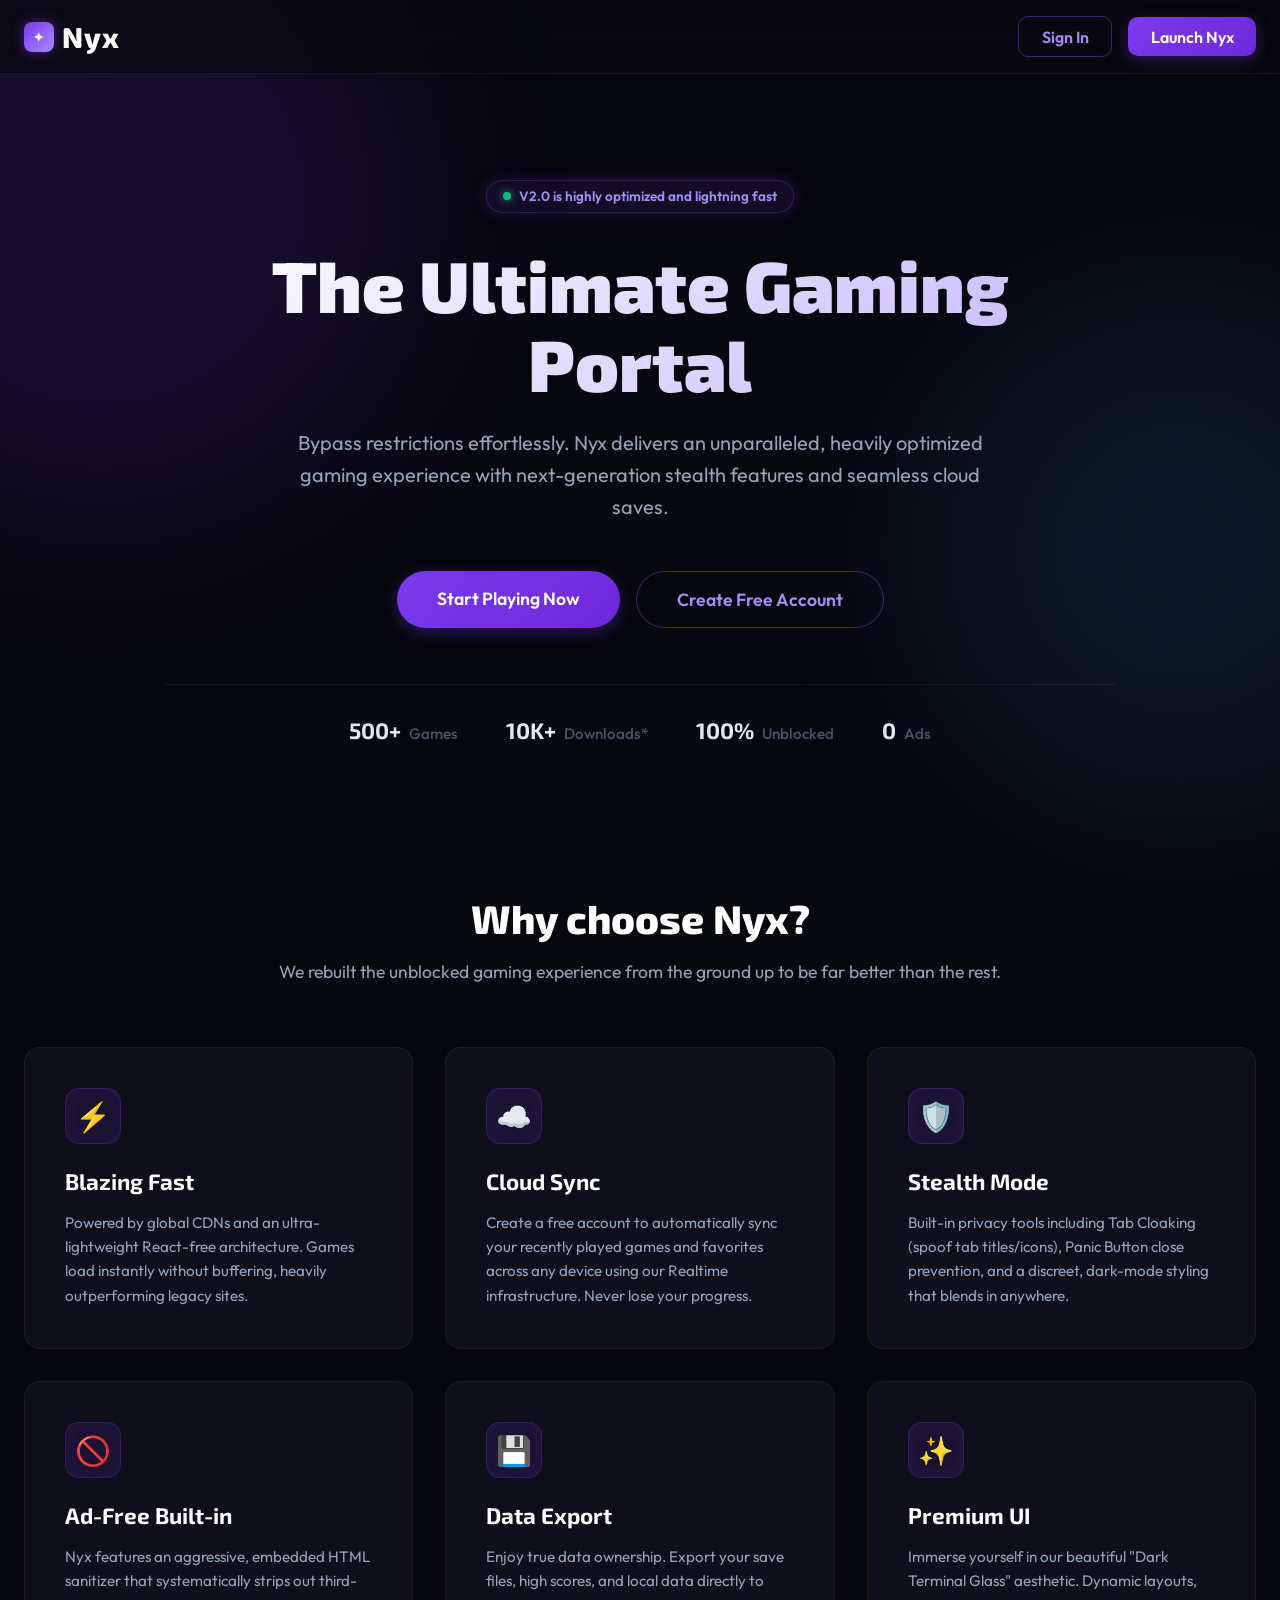
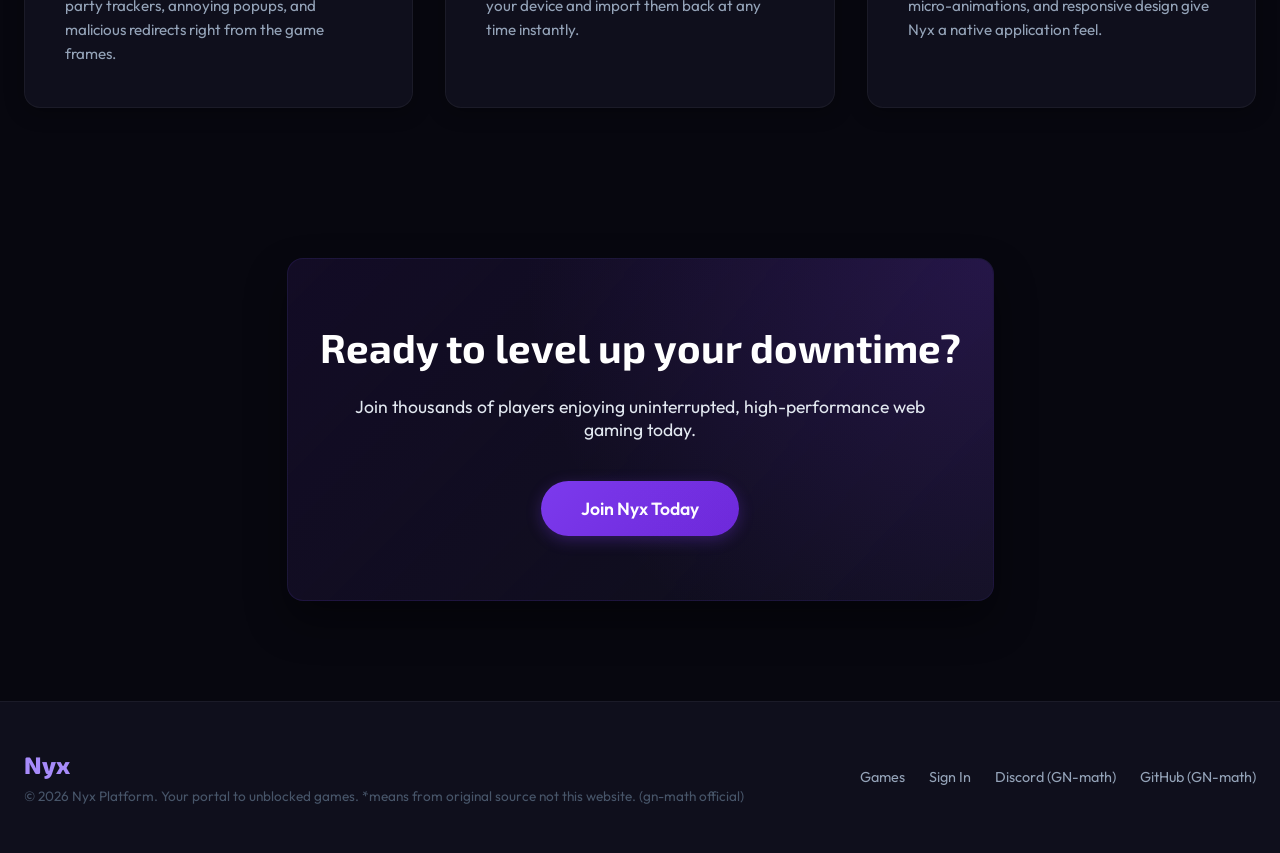
<file: index.html>
<!DOCTYPE html>
<html lang="en">

<head>
    <meta charset="UTF-8">
    <meta name="viewport" content="width=device-width, initial-scale=1.0">
    <title>Nyx — The Ultimate Gaming Portal</title>
    <link rel="preconnect" href="https://fonts.googleapis.com">
    <link rel="preconnect" href="https://fonts.gstatic.com" crossorigin>
    <link
        href="https://fonts.googleapis.com/css2?family=Exo+2:wght@300;400;500;600;700;800;900&family=Outfit:wght@300;400;500;600;700&display=swap"
        rel="stylesheet">
    <style>
        :root {
            --nyx-bg: #07070f;
            --nyx-bg-deep: #040408;
            --nyx-header: #09090f;
            --nyx-card: #0f0f1c;
            --nyx-card-hover: #161628;
            --nyx-border: rgba(120, 80, 255, 0.12);
            --nyx-border-soft: rgba(255, 255, 255, 0.05);
            --nyx-primary: #7c3aed;
            --nyx-primary-glow: rgba(124, 58, 237, 0.35);
            --nyx-accent: #a78bfa;
            --nyx-text: #e2e8f0;
            --nyx-muted: #94a3b8;
            --nyx-dim: #475569;
            --nyx-radius: 10px;
            --nyx-radius-lg: 16px;
            --nyx-shadow-neon: 0 0 20px rgba(124, 58, 237, 0.4), 0 0 40px rgba(124, 58, 237, 0.15);
            --nyx-transition: all 0.25s cubic-bezier(0.4, 0, 0.2, 1);
            --font-main: 'Outfit', sans-serif;
            --font-display: 'Exo 2', sans-serif;
        }

        * {
            box-sizing: border-box;
        }

        body {
            background: var(--nyx-bg);
            color: var(--nyx-text);
            font-family: var(--font-main);
            margin: 0;
            padding: 0;
            overflow-x: hidden;
            display: flex;
            flex-direction: column;
            min-height: 100vh;
        }

        /* Typography */
        h1,
        h2,
        h3 {
            font-family: var(--font-display);
            margin: 0;
        }

        a {
            text-decoration: none;
            color: inherit;
        }

        /* Background Effects */
        .ambient-glow {
            position: fixed;
            inset: 0;
            pointer-events: none;
            z-index: 0;
            overflow: hidden;
        }

        .glow-orb {
            position: absolute;
            border-radius: 50%;
            filter: blur(100px);
            opacity: 0.15;
            background: var(--nyx-primary);
        }

        .orb-1 {
            width: 600px;
            height: 600px;
            top: -100px;
            left: -200px;
        }

        .orb-2 {
            width: 500px;
            height: 500px;
            bottom: 100px;
            right: -150px;
            background: #38bdf8;
            opacity: 0.1;
        }

        /* Header */
        header {
            position: fixed;
            top: 0;
            width: 100%;
            z-index: 1000;
            background: rgba(9, 9, 15, 0.7);
            backdrop-filter: blur(20px);
            border-bottom: 1px solid var(--nyx-border-soft);
        }

        .header-content {
            max-width: 1400px;
            margin: 0 auto;
            padding: 1rem 1.5rem;
            display: flex;
            justify-content: space-between;
            align-items: center;
        }

        .logo {
            font-family: var(--font-display);
            font-size: 1.8rem;
            font-weight: 800;
            display: flex;
            align-items: center;
            gap: 0.5rem;
            letter-spacing: 0.04em;
            color: #fff;
        }

        .logo span.nyx-glyph {
            display: inline-flex;
            width: 30px;
            height: 30px;
            background: linear-gradient(135deg, #7c3aed, #a78bfa);
            border-radius: 8px;
            justify-content: center;
            align-items: center;
            box-shadow: 0 0 12px rgba(124, 58, 237, 0.5);
            font-size: 0.8rem;
            position: relative;
        }

        .logo span.nyx-glyph::after {
            content: '✦';
            color: #fff;
        }

        .header-actions {
            display: flex;
            gap: 1rem;
            align-items: center;
        }

        .btn {
            padding: 0.6rem 1.4rem;
            border-radius: var(--nyx-radius);
            font-weight: 600;
            font-family: var(--font-main);
            cursor: pointer;
            transition: var(--nyx-transition);
            border: none;
        }

        .btn-outline {
            background: transparent;
            border: 1px solid rgba(124, 58, 237, 0.5);
            color: var(--nyx-accent);
        }

        .btn-outline:hover {
            background: rgba(124, 58, 237, 0.12);
            border-color: var(--nyx-primary);
            box-shadow: 0 0 15px rgba(124, 58, 237, 0.15);
        }

        .btn-primary {
            background: linear-gradient(135deg, #7c3aed, #6d28d9);
            color: #fff;
            box-shadow: 0 4px 15px rgba(124, 58, 237, 0.3);
        }

        .btn-primary:hover {
            transform: translateY(-2px);
            box-shadow: var(--nyx-shadow-neon);
            background: linear-gradient(135deg, #8b5cf6, #7c3aed);
        }

        /* Hero Section */
        .hero {
            position: relative;
            z-index: 10;
            padding: 180px 1.5rem 100px;
            text-align: center;
            max-width: 1000px;
            margin: 0 auto;
        }

        .hero-badge {
            display: inline-flex;
            align-items: center;
            gap: 0.5rem;
            background: rgba(124, 58, 237, 0.1);
            border: 1px solid rgba(124, 58, 237, 0.3);
            padding: 0.4rem 1rem;
            border-radius: 50px;
            color: var(--nyx-accent);
            font-weight: 600;
            font-size: 0.85rem;
            margin-bottom: 2rem;
            box-shadow: 0 0 15px rgba(124, 58, 237, 0.2);
        }

        .hero h1 {
            font-size: 4.5rem;
            font-weight: 900;
            line-height: 1.1;
            margin-bottom: 1.5rem;
            background: linear-gradient(135deg, #fff 0%, #c4b5fd 100%);
            -webkit-background-clip: text;
            -webkit-text-fill-color: transparent;
        }

        .hero p {
            font-size: 1.25rem;
            color: var(--nyx-muted);
            max-width: 700px;
            margin: 0 auto 3rem;
            line-height: 1.6;
        }

        .hero-actions {
            display: flex;
            justify-content: center;
            gap: 1rem;
            flex-wrap: wrap;
        }

        .hero-stats {
            display: flex;
            justify-content: center;
            gap: 3rem;
            margin-top: 3.5rem;
            color: var(--nyx-dim);
            font-size: 0.95rem;
            font-weight: 500;
            padding-top: 2rem;
            border-top: 1px solid var(--nyx-border-soft);
        }

        .hero-stats span strong {
            color: var(--nyx-text);
            font-size: 1.4rem;
            font-family: var(--font-display);
            margin-right: 0.3rem;
        }

        /* Features Section */
        .features {
            position: relative;
            z-index: 10;
            max-width: 1400px;
            margin: 0 auto;
            padding: 50px 1.5rem 100px;
        }

        .section-title {
            text-align: center;
            font-size: 2.5rem;
            font-weight: 800;
            margin-bottom: 1rem;
            color: #fff;
        }

        .section-subtitle {
            text-align: center;
            color: var(--nyx-muted);
            margin-bottom: 4rem;
            font-size: 1.1rem;
        }

        .grid {
            display: grid;
            grid-template-columns: repeat(auto-fit, minmax(300px, 1fr));
            gap: 2rem;
        }

        .feature-card {
            background: var(--nyx-card);
            border: 1px solid var(--nyx-border-soft);
            border-radius: var(--nyx-radius-lg);
            padding: 2.5rem;
            transition: var(--nyx-transition);
            position: relative;
            overflow: hidden;
            box-shadow: 0 4px 20px rgba(0, 0, 0, 0.3);
        }

        .feature-card::before {
            content: '';
            position: absolute;
            top: 0;
            left: 0;
            width: 100%;
            height: 2px;
            background: linear-gradient(90deg, transparent, var(--nyx-primary), var(--nyx-accent), transparent);
            opacity: 0;
            transition: var(--nyx-transition);
        }

        .feature-card:hover {
            transform: translateY(-8px);
            border-color: rgba(124, 58, 237, 0.4);
            box-shadow: 0 10px 40px rgba(0, 0, 0, 0.5), var(--nyx-shadow-neon);
        }

        .feature-card:hover::before {
            opacity: 1;
        }

        .feature-icon {
            width: 56px;
            height: 56px;
            border-radius: 14px;
            background: rgba(124, 58, 237, 0.1);
            border: 1px solid rgba(124, 58, 237, 0.25);
            display: flex;
            align-items: center;
            justify-content: center;
            font-size: 1.8rem;
            margin-bottom: 1.5rem;
            color: var(--nyx-accent);
            box-shadow: inset 0 0 20px rgba(124, 58, 237, 0.1);
        }

        .feature-card h3 {
            font-size: 1.4rem;
            margin-bottom: 1rem;
            color: #fff;
        }

        .feature-card p {
            color: var(--nyx-muted);
            line-height: 1.6;
            font-size: 0.95rem;
            margin: 0;
        }

        /* Showcase Banner */
        .showcase {
            margin: 50px 1.5rem 100px;
            padding: 4rem 2rem;
            background: linear-gradient(135deg, rgba(124, 58, 237, 0.1), rgba(15, 15, 28, 1));
            border: 1px solid var(--nyx-border);
            border-radius: var(--nyx-radius-lg);
            text-align: center;
            position: relative;
            overflow: hidden;
            max-width: 1400px;
            margin-left: auto;
            margin-right: auto;
            box-shadow: 0 20px 40px rgba(0, 0, 0, 0.4);
        }

        .showcase::after {
            content: '';
            position: absolute;
            inset: 0;
            background: radial-gradient(circle at top right, rgba(124, 58, 237, 0.2), transparent 60%);
            pointer-events: none;
        }

        .showcase h2 {
            font-size: 2.5rem;
            margin-bottom: 1.5rem;
            color: #fff;
            position: relative;
            z-index: 2;
        }

        .showcase p {
            color: var(--nyx-text);
            font-size: 1.1rem;
            max-width: 600px;
            margin: 0 auto 2.5rem;
            position: relative;
            z-index: 2;
        }

        /* Footer */
        footer {
            background: var(--nyx-card);
            border-top: 1px solid var(--nyx-border-soft);
            padding: 3rem 1.5rem;
            margin-top: auto;
            position: relative;
            z-index: 10;
        }

        .footer-content {
            max-width: 1400px;
            margin: 0 auto;
            display: flex;
            justify-content: space-between;
            align-items: center;
            flex-wrap: wrap;
            gap: 2rem;
        }

        .footer-logo {
            font-family: var(--font-display);
            font-size: 1.5rem;
            font-weight: 800;
            color: var(--nyx-accent);
            margin-bottom: 0.5rem;
        }

        .footer-text {
            color: var(--nyx-dim);
            font-size: 0.85rem;
        }

        .footer-links {
            display: flex;
            gap: 1.5rem;
        }

        .footer-links a {
            color: var(--nyx-muted);
            font-size: 0.9rem;
            transition: var(--nyx-transition);
        }

        .footer-links a:hover {
            color: var(--nyx-accent);
        }

        @media(max-width: 768px) {
            .hero h1 {
                font-size: 3.2rem;
            }

            .hero-stats {
                flex-direction: column;
                gap: 1rem;
                border-top: none;
                padding-top: 1rem;
            }

            .hero {
                padding-top: 140px;
                padding-bottom: 60px;
            }

            .showcase {
                padding: 3rem 1.5rem;
            }

            .header-content {
                padding: 1rem;
            }

            .btn {
                padding: 0.5rem 1rem;
                font-size: 0.9rem;
            }
        }
    </style>
</head>

<body>

    <div class="ambient-glow">
        <div class="glow-orb orb-1"></div>
        <div class="glow-orb orb-2"></div>
    </div>

    <!-- Header -->
    <header>
        <div class="header-content">
            <a href="index.html" class="logo">
                <span class="nyx-glyph"></span>Nyx
            </a>
            <div class="header-actions">
                <a href="login.html" class="btn btn-outline">Sign In</a>
                <a href="nyxgn.html" class="btn btn-primary">Launch Nyx</a>
            </div>
        </div>
    </header>

    <!-- Hero -->
    <section class="hero">
        <div class="hero-badge">
            <span
                style="display:inline-block; width:8px; height:8px; background:#10b981; border-radius:50%; box-shadow:0 0 8px #10b981;"></span>
            V2.0 is highly optimized and lightning fast
        </div>
        <h1>The Ultimate Gaming Portal</h1>
        <p>Bypass restrictions effortlessly. Nyx delivers an unparalleled, heavily optimized gaming experience with
            next-generation stealth features and seamless cloud saves.</p>

        <div class="hero-actions">
            <a href="nyxgn.html" class="btn btn-primary"
                style="padding: 1rem 2.5rem; font-size: 1.1rem; border-radius: 50px;">Start Playing Now</a>
            <a href="login.html" class="btn btn-outline"
                style="padding: 1rem 2.5rem; font-size: 1.1rem; border-radius: 50px;">Create Free Account</a>
        </div>

        <div class="hero-stats">
            <span><strong>500+</strong> Games</span>
            <span><strong>10K+</strong> Downloads*</span>
            <span><strong>100%</strong> Unblocked</span>
            <span><strong>0</strong> Ads</span>
        </div>
    </section>

    <!-- Features -->
    <section class="features">
        <h2 class="section-title">Why choose Nyx?</h2>
        <p class="section-subtitle">We rebuilt the unblocked gaming experience from the ground up to be far better than
            the rest.</p>

        <div class="grid">
            <div class="feature-card">
                <div class="feature-icon">⚡</div>
                <h3>Blazing Fast</h3>
                <p>Powered by global CDNs and an ultra-lightweight React-free architecture. Games load instantly without
                    buffering, heavily outperforming legacy sites.</p>
            </div>
            <div class="feature-card">
                <div class="feature-icon">☁️</div>
                <h3>Cloud Sync</h3>
                <p>Create a free account to automatically sync your recently played games and favorites across any
                    device using our Realtime infrastructure. Never lose your progress.</p>
            </div>
            <div class="feature-card">
                <div class="feature-icon">🛡️</div>
                <h3>Stealth Mode</h3>
                <p>Built-in privacy tools including Tab Cloaking (spoof tab titles/icons), Panic Button close
                    prevention, and a discreet, dark-mode styling that blends in anywhere.</p>
            </div>
            <div class="feature-card">
                <div class="feature-icon">🚫</div>
                <h3>Ad-Free Built-in</h3>
                <p>Nyx features an aggressive, embedded HTML sanitizer that systematically strips out third-party
                    trackers, annoying popups, and malicious redirects right from the game frames.</p>
            </div>
            <div class="feature-card">
                <div class="feature-icon">💾</div>
                <h3>Data Export</h3>
                <p>Enjoy true data ownership. Export your save files, high scores, and local data directly to your
                    device and import them back at any time instantly.</p>
            </div>
            <div class="feature-card">
                <div class="feature-icon">✨</div>
                <h3>Premium UI</h3>
                <p>Immerse yourself in our beautiful "Dark Terminal Glass" aesthetic. Dynamic layouts, micro-animations,
                    and responsive design give Nyx a native application feel.</p>
            </div>
        </div>
    </section>

    <!-- CTA Showcase -->
    <section class="showcase">
        <h2>Ready to level up your downtime?</h2>
        <p>Join thousands of players enjoying uninterrupted, high-performance web gaming today.
        </p>
        <a href="login.html" class="btn btn-primary"
            style="padding: 1rem 2.5rem; font-size: 1.1rem; border-radius: 50px; display: inline-block;">Join Nyx
            Today</a>
    </section>

    <!-- Footer -->
    <footer>
        <div class="footer-content">
            <div>
                <div class="footer-logo">Nyx</div>
                <div class="footer-text">© 2026 Nyx Platform. Your portal to unblocked games. *means from original
                    source not this website. (gn-math official)
                </div>
            </div>
            <div class="footer-links">
                <a href="nyxgn.html">Games</a>
                <a href="login.html">Sign In</a>
                <a href="https://discord.gg/NAFw4ykZ7n" target="_blank">Discord (GN-math)</a>
                <a href="https://github.com/gn-math" target="_blank">GitHub (GN-math)</a>
            </div>
        </div>
    </footer>

</body>

</html>
</file>
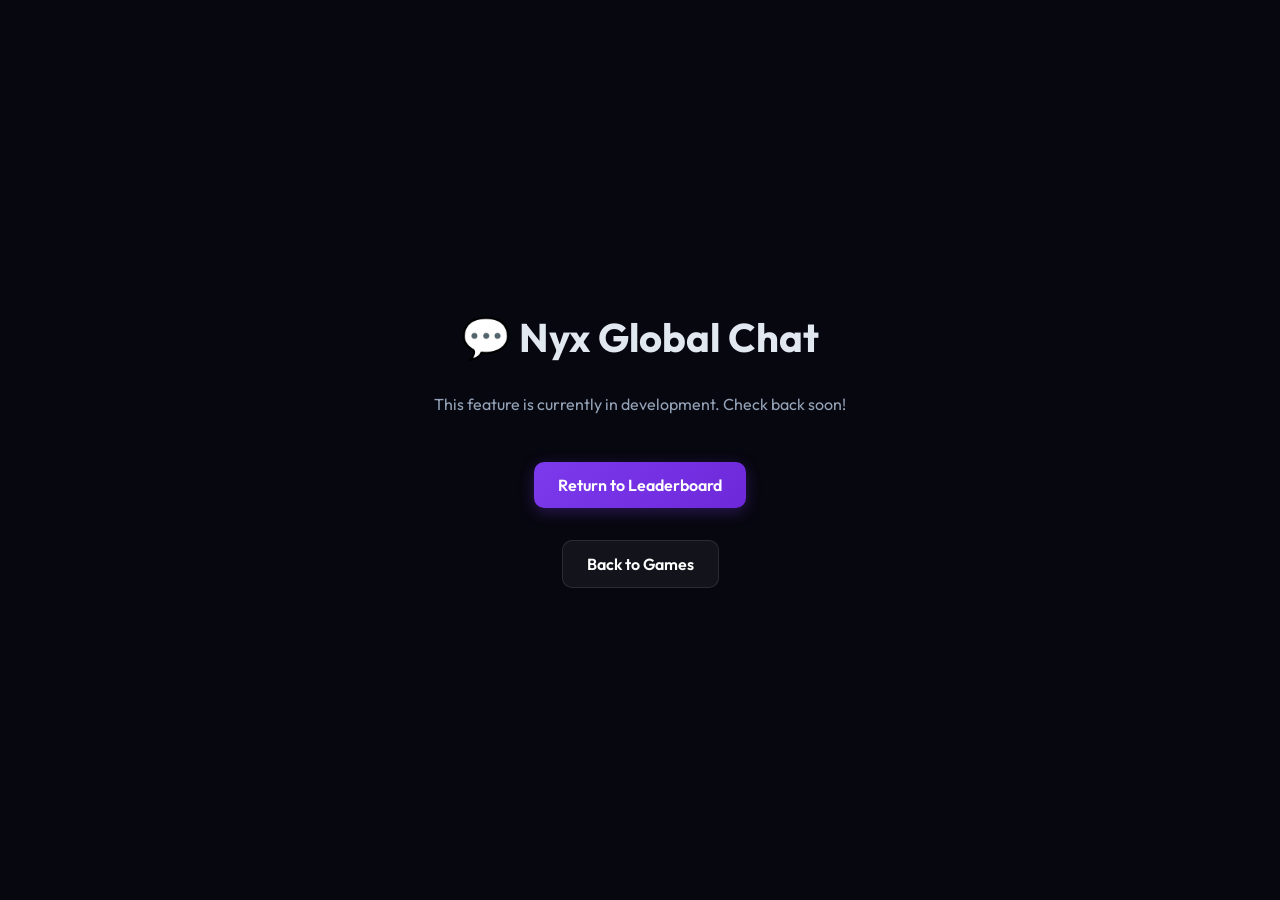
<file: chat.html>
<!DOCTYPE html>
<html lang="en">
<head>
<meta charset="UTF-8">
<meta name="viewport" content="width=device-width, initial-scale=1.0">
<title>Nyx Chat (Coming Soon)</title>
<link href="https://fonts.googleapis.com/css2?family=Outfit:wght@400;600;700&display=swap" rel="stylesheet">
<style>
  body {
    background: #07070f;
    color: #e2e8f0;
    font-family: 'Outfit', sans-serif;
    display: flex;
    align-items: center;
    justify-content: center;
    height: 100vh;
    margin: 0;
    text-align: center;
    flex-direction: column;
    gap: 1rem;
  }
  h1 { font-size: 2.5rem; margin: 0; }
  p { color: #94a3b8; }
  .btn {
    padding: .8rem 1.5rem;
    background: linear-gradient(135deg, #7c3aed, #6d28d9);
    color: #fff;
    text-decoration: none;
    border-radius: 10px;
    font-weight: 600;
    margin-top: 1rem;
    box-shadow: 0 4px 15px rgba(124, 58, 237, 0.3);
    transition: all 0.2s ease;
  }
  .btn:hover {
    transform: translateY(-2px);
    box-shadow: 0 0 20px rgba(124, 58, 237, 0.4);
  }
</style>
</head>
<body>
  <h1>💬 Nyx Global Chat</h1>
  <p>This feature is currently in development. Check back soon!</p>
  <a href="leaderboard.html" class="btn">Return to Leaderboard</a>
  <a href="nyxgn.html" class="btn" style="background: rgba(255,255,255,0.05); border: 1px solid rgba(255,255,255,0.1); box-shadow: none;">Back to Games</a>
</body>
</html>
</file>
